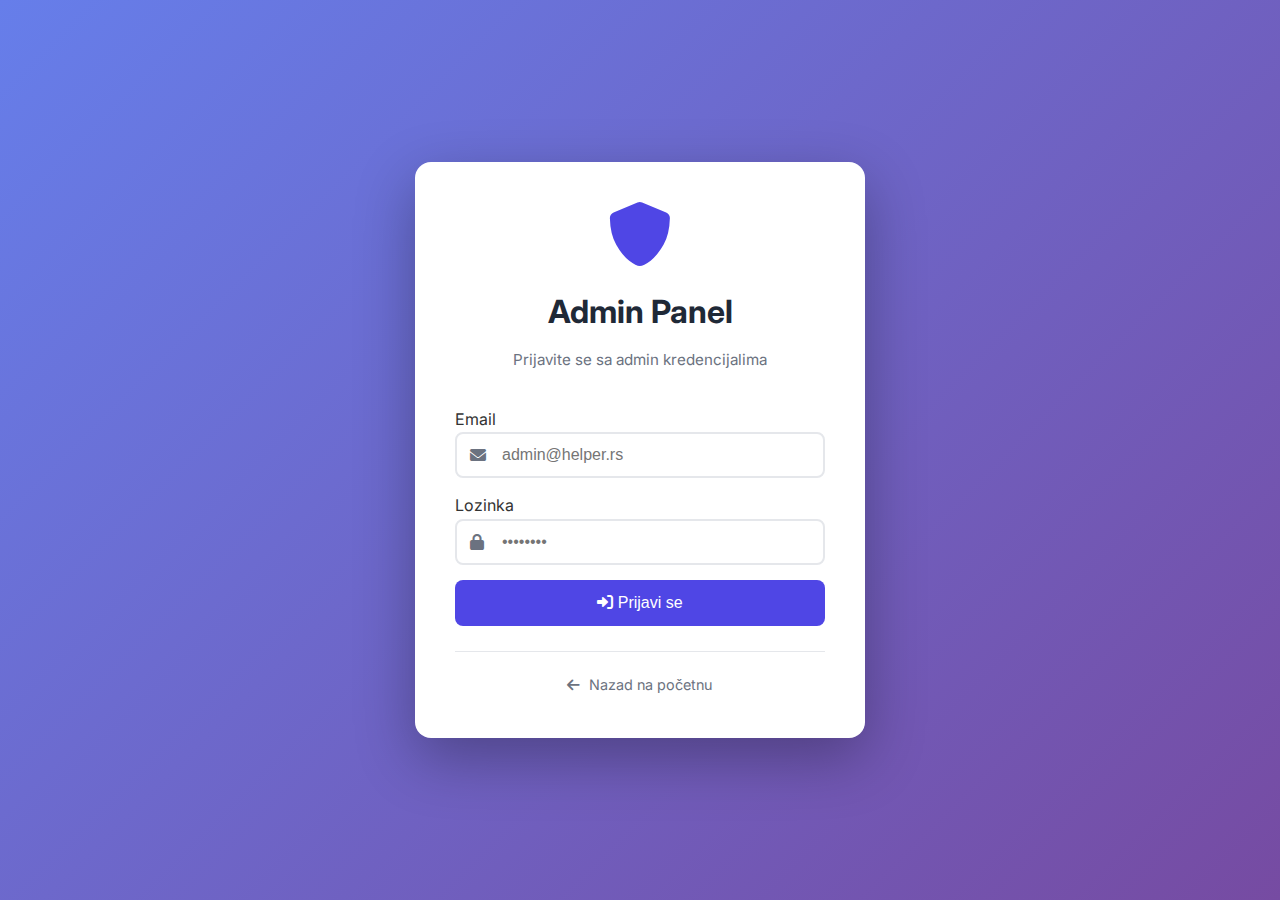
<file: admin-login.html>
<!DOCTYPE html>
<html lang="sr">
<head>
    <meta charset="UTF-8">
    <meta name="viewport" content="width=device-width, initial-scale=1.0">
    <title>Admin Login - Helper</title>
    <link rel="stylesheet" href="styles.css">
    <link href="https://cdnjs.cloudflare.com/ajax/libs/font-awesome/6.0.0/css/all.min.css" rel="stylesheet">
    <link href="https://fonts.googleapis.com/css2?family=Inter:wght@300;400;500;600;700&display=swap" rel="stylesheet">
</head>
<body>
    <div class="admin-login-container">
        <div class="admin-login-box">
            <div class="admin-login-header">
                <i class="fas fa-shield-alt"></i>
                <h1>Admin Panel</h1>
                <p>Prijavite se sa admin kredencijalima</p>
            </div>
            
            <form id="admin-login-form" class="admin-login-form">
                <div class="form-group">
                    <label>Email</label>
                    <div class="input-with-icon">
                        <i class="fas fa-envelope"></i>
                        <input type="email" id="admin-email" placeholder="admin@helper.rs" required>
                    </div>
                </div>
                
                <div class="form-group">
                    <label>Lozinka</label>
                    <div class="input-with-icon">
                        <i class="fas fa-lock"></i>
                        <input type="password" id="admin-password" placeholder="••••••••" required>
                    </div>
                </div>
                
                <div id="error-message" class="error-message" style="display: none;">
                    <i class="fas fa-exclamation-circle"></i>
                    <span>Pogrešan email ili lozinka!</span>
                </div>
                
                <button type="submit" class="btn btn-primary btn-block">
                    <i class="fas fa-sign-in-alt"></i> Prijavi se
                </button>
            </form>
            
            <div class="admin-login-footer">
                <a href="index.html">
                    <i class="fas fa-arrow-left"></i> Nazad na početnu
                </a>
            </div>
        </div>
    </div>

    <script>
        document.getElementById('admin-login-form').addEventListener('submit', function(e) {
            e.preventDefault();
            
            const email = document.getElementById('admin-email').value;
            const password = document.getElementById('admin-password').value;
            
            // Admin kredencijali
            const ADMIN_EMAIL = 'nemanjanikitovic1@gmail.com';
            const ADMIN_PASSWORD = 'Helper1102!';
            
            if (email === ADMIN_EMAIL && password === ADMIN_PASSWORD) {
                // Uspešna prijava
                const adminSession = {
                    isAdmin: true,
                    email: ADMIN_EMAIL,
                    loginTime: new Date().toISOString()
                };
                
                localStorage.setItem('helper-admin-session', JSON.stringify(adminSession));
                
                // Redirect to admin panel
                window.location.href = 'admin.html';
            } else {
                // Pogrešni podaci
                const errorMessage = document.getElementById('error-message');
                errorMessage.style.display = 'flex';
                
                // Shake animation
                const form = document.querySelector('.admin-login-box');
                form.classList.add('shake');
                setTimeout(() => {
                    form.classList.remove('shake');
                }, 500);
                
                // Hide error after 3 seconds
                setTimeout(() => {
                    errorMessage.style.display = 'none';
                }, 3000);
            }
        });
    </script>
</body>
</html>
</file>
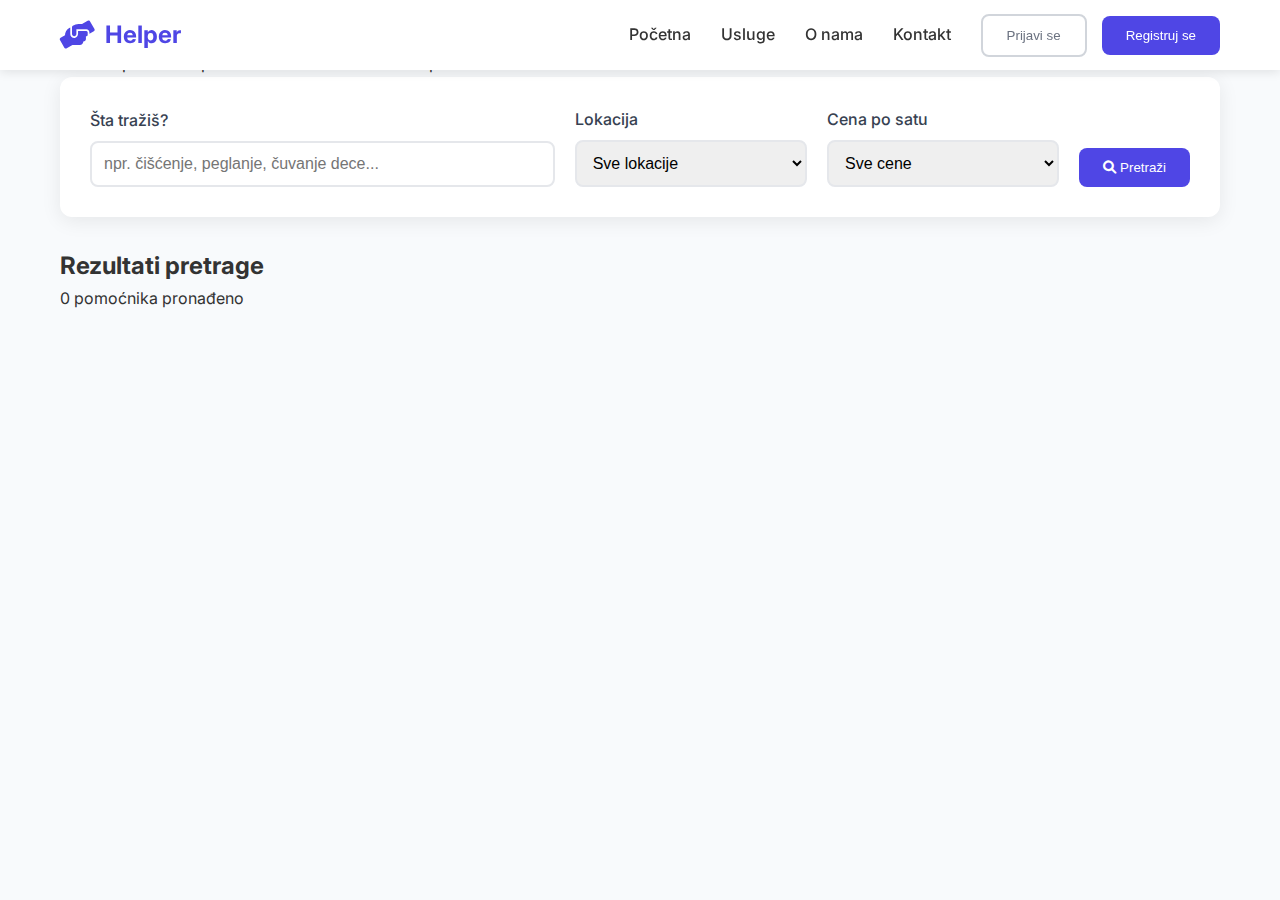
<file: search.html>
<!DOCTYPE html>
<html lang="sr">
<head>
    <meta charset="UTF-8">
    <meta name="viewport" content="width=device-width, initial-scale=1.0">
    <title>Pretraga usluga - Helper</title>
    <link rel="stylesheet" href="styles.css">
    <link href="https://cdnjs.cloudflare.com/ajax/libs/font-awesome/6.0.0/css/all.min.css" rel="stylesheet">
    <link href="https://fonts.googleapis.com/css2?family=Inter:wght@300;400;500;600;700&display=swap" rel="stylesheet">
</head>
<body>
    <!-- Navigation -->
    <nav class="navbar">
        <div class="nav-container">
            <div class="nav-logo">
                <i class="fas fa-hands-helping"></i>
                <span>Helper</span>
            </div>
            <div class="nav-menu" id="nav-menu">
                <a href="index.html" class="nav-link">Početna</a>
                <a href="#services" class="nav-link">Usluge</a>
                <a href="#about" class="nav-link">O nama</a>
                <a href="#contact" class="nav-link">Kontakt</a>
                <div class="nav-buttons">
                    <button class="btn btn-outline" id="login-btn">Prijavi se</button>
                    <button class="btn btn-primary" id="register-btn">Registruj se</button>
                </div>
            </div>
            <div class="nav-toggle" id="nav-toggle">
                <span class="bar"></span>
                <span class="bar"></span>
                <span class="bar"></span>
            </div>
        </div>
    </nav>

    <!-- Search Section -->
    <section class="search-section">
        <div class="container">
            <div class="search-header">
                <h1>Pronađi pomoćnike</h1>
                <p>Pretraži pouzdane pomoćnike za sve vaše kućne potrebe</p>
            </div>
            
            <div class="search-filters">
                <div class="filter-row">
                    <div class="filter-group">
                        <label>Šta tražiš?</label>
                        <input type="text" id="search-input" placeholder="npr. čišćenje, peglanje, čuvanje dece...">
                    </div>
                    <div class="filter-group">
                        <label>Lokacija</label>
                        <select id="location-filter">
                            <option value="">Sve lokacije</option>
                            <option value="beograd">Beograd</option>
                            <option value="novi-sad">Novi Sad</option>
                            <option value="nis">Niš</option>
                            <option value="kragujevac">Kragujevac</option>
                        </select>
                    </div>
                    <div class="filter-group">
                        <label>Cena po satu</label>
                        <select id="price-filter">
                            <option value="">Sve cene</option>
                            <option value="0-300">Do 300 RSD</option>
                            <option value="300-500">300-500 RSD</option>
                            <option value="500-800">500-800 RSD</option>
                            <option value="800+">Preko 800 RSD</option>
                        </select>
                    </div>
                    <button class="btn btn-primary" onclick="performSearch()">
                        <i class="fas fa-search"></i> Pretraži
                    </button>
                </div>
            </div>
            
            <div class="search-results">
                <div class="results-header">
                    <h2>Rezultati pretrage</h2>
                    <div class="results-count">
                        <span id="results-count">0</span> pomoćnika pronađeno
                    </div>
                </div>
                
                <div class="results-grid" id="results-grid">
                    <!-- Results will be loaded here -->
                </div>
            </div>
        </div>
    </section>

    <!-- Modals -->
    <!-- Login Modal -->
    <div id="login-modal" class="modal">
        <div class="modal-content">
            <span class="close">&times;</span>
            <h2>Prijavi se</h2>
            <form id="login-form">
                <div class="form-group">
                    <input type="email" placeholder="Email" required>
                </div>
                <div class="form-group">
                    <input type="password" placeholder="Lozinka" required>
                </div>
                <button type="submit" class="btn btn-primary">Prijavi se</button>
            </form>
            <p>Nemaš nalog? <a href="#" id="show-register">Registruj se</a></p>
        </div>
    </div>

    <!-- Register Modal -->
    <div id="register-modal" class="modal">
        <div class="modal-content">
            <span class="close">&times;</span>
            <h2>Registruj se</h2>
            <form id="register-form">
                <div class="form-group">
                    <input type="text" placeholder="Ime i prezime" required>
                </div>
                <div class="form-group">
                    <input type="email" placeholder="Email" required>
                </div>
                <div class="form-group">
                    <input type="password" placeholder="Lozinka" required>
                </div>
                <div class="form-group">
                    <input type="password" placeholder="Potvrdi lozinku" required>
                </div>
                <div class="form-group">
                    <div class="radio-group">
                        <label class="radio-pill">
                            <input type="radio" name="user-type" value="client" checked>
                            <span>Tražim usluge</span>
                        </label>
                        <label class="radio-pill">
                            <input type="radio" name="user-type" value="provider">
                            <span>Pružam usluge</span>
                        </label>
                    </div>
                </div>
                <button type="submit" class="btn btn-primary">Registruj se</button>
            </form>
            <p>Već imaš nalog? <a href="#" id="show-login">Prijavi se</a></p>
        </div>
    </div>

    <script src="script.js"></script>
    <script>
        // Search page specific functionality
        document.addEventListener('DOMContentLoaded', function() {
            loadSearchResults();
            setupSearchEventListeners();
        });

        function loadSearchResults() {
            const resultsGrid = document.getElementById('results-grid');
            const resultsCount = document.getElementById('results-count');
            
            if (!resultsGrid) return;
            
            // Get services from main script
            const services = JSON.parse(localStorage.getItem('helper-services')) || [];
            
            resultsGrid.innerHTML = '';
            resultsCount.textContent = services.length;
            
            services.forEach(service => {
                const resultCard = createResultCard(service);
                resultsGrid.appendChild(resultCard);
            });
        }

        function createResultCard(service) {
            const card = document.createElement('div');
            card.className = 'result-card';
            card.innerHTML = `
                <div class="result-header">
                    <div class="result-profile">
                        <img src="${service.provider.avatar}" alt="${service.provider.name}" class="result-avatar">
                        <div class="result-info">
                            <h3>${service.provider.name}</h3>
                            <p>${service.provider.location}</p>
                        </div>
                    </div>
                    <div class="result-rating">
                        <i class="fas fa-star"></i>
                        <i class="fas fa-star"></i>
                        <i class="fas fa-star"></i>
                        <i class="fas fa-star"></i>
                        <i class="fas fa-star"></i>
                        <span>${service.rating} (${service.reviews})</span>
                    </div>
                </div>
                <div class="result-content">
                    <h4>${service.name}</h4>
                    <p class="result-description">${service.description}</p>
                </div>
                <div class="result-footer">
                    <div class="result-price">${service.price}</div>
                    <div class="result-actions">
                        <button class="btn btn-outline btn-small" onclick="contactProvider('${service.provider.name}')">
                            <i class="fas fa-envelope"></i> Kontakt
                        </button>
                        <button class="btn btn-primary btn-small" onclick="viewProfile('${service.provider.name}')">
                            <i class="fas fa-user"></i> Profil
                        </button>
                    </div>
                </div>
            `;
            
            return card;
        }

        function setupSearchEventListeners() {
            // Search input
            const searchInput = document.getElementById('search-input');
            if (searchInput) {
                searchInput.addEventListener('keypress', (e) => {
                    if (e.key === 'Enter') {
                        performSearch();
                    }
                });
            }
            
            // Filter changes
            const filters = ['location-filter', 'price-filter'];
            filters.forEach(filterId => {
                const filter = document.getElementById(filterId);
                if (filter) {
                    filter.addEventListener('change', performSearch);
                }
            });
        }

        function performSearch() {
            const searchTerm = document.getElementById('search-input').value.toLowerCase();
            const location = document.getElementById('location-filter').value;
            const priceRange = document.getElementById('price-filter').value;
            
            const services = JSON.parse(localStorage.getItem('helper-services')) || [];
            let filteredServices = services;
            
            // Filter by search term
            if (searchTerm) {
                filteredServices = filteredServices.filter(service => 
                    service.name.toLowerCase().includes(searchTerm) ||
                    service.description.toLowerCase().includes(searchTerm)
                );
            }
            
            // Filter by location
            if (location) {
                filteredServices = filteredServices.filter(service => 
                    service.provider.location.toLowerCase().includes(location)
                );
            }
            
            // Filter by price
            if (priceRange) {
                const [min, max] = priceRange.split('-').map(p => parseInt(p));
                filteredServices = filteredServices.filter(service => {
                    const price = parseInt(service.price);
                    if (max) {
                        return price >= min && price <= max;
                    } else {
                        return price >= min;
                    }
                });
            }
            
            displaySearchResults(filteredServices);
        }

        function displaySearchResults(services) {
            const resultsGrid = document.getElementById('results-grid');
            const resultsCount = document.getElementById('results-count');
            
            if (!resultsGrid) return;
            
            resultsGrid.innerHTML = '';
            resultsCount.textContent = services.length;
            
            if (services.length === 0) {
                resultsGrid.innerHTML = `
                    <div class="no-results">
                        <i class="fas fa-search"></i>
                        <h3>Nema rezultata</h3>
                        <p>Pokušajte sa drugim kriterijumima pretrage</p>
                    </div>
                `;
                return;
            }
            
            services.forEach(service => {
                const resultCard = createResultCard(service);
                resultsGrid.appendChild(resultCard);
            });
        }

        function contactProvider(providerName) {
            alert(`Kontaktiranje: ${providerName}`);
        }

        function viewProfile(providerName) {
            alert(`Pregled profila: ${providerName}`);
        }
    </script>
</body>
</html>
</file>
<file: styles.css>
/* Reset and Base Styles */
* {
    margin: 0;
    padding: 0;
    box-sizing: border-box;
}

body {
    font-family: 'Inter', sans-serif;
    line-height: 1.6;
    color: #333;
    background-color: #f8fafc;
}

.container {
    max-width: 1200px;
    margin: 0 auto;
    padding: 0 20px;
}

/* Navigation */
.navbar {
    background: #fff;
    box-shadow: 0 2px 10px rgba(0, 0, 0, 0.1);
    position: fixed;
    top: 0;
    width: 100%;
    z-index: 1000;
}

.nav-container {
    max-width: 1200px;
    margin: 0 auto;
    padding: 0 20px;
    display: flex;
    justify-content: space-between;
    align-items: center;
    height: 70px;
}

.nav-logo {
    display: flex;
    align-items: center;
    font-size: 24px;
    font-weight: 700;
    color: #4F46E5;
}

.nav-logo i {
    margin-right: 10px;
    font-size: 28px;
}

.nav-menu {
    display: flex;
    align-items: center;
    gap: 30px;
}

.nav-link {
    text-decoration: none;
    color: #333;
    font-weight: 500;
    transition: color 0.3s ease;
}

.nav-link:hover {
    color: #4F46E5;
}

.nav-buttons {
    display: flex;
    gap: 15px;
    align-items: center;
}

/* User Menu Dropdown */
.user-menu {
    position: relative;
    display: flex;
    align-items: center;
    gap: 10px;
}

.provider-badge {
    background: linear-gradient(135deg, #4F46E5, #7C3AED);
    color: white;
    padding: 5px 14px;
    border-radius: 20px;
    font-size: 0.8rem;
    font-weight: 500;
    display: inline-flex;
    align-items: center;
    gap: 5px;
    box-shadow: 0 2px 8px rgba(79, 70, 229, 0.25);
    white-space: nowrap;
}

.provider-badge i {
    font-size: 0.75rem;
}

.user-avatar {
    width: 40px;
    height: 40px;
    border-radius: 50%;
    object-fit: cover;
    border: 2px solid #E5E7EB;
}

.dropdown {
    position: relative;
}

.dropdown-btn {
    background: transparent;
    border: none;
    color: #374151;
    cursor: pointer;
    padding: 8px;
    font-size: 14px;
    transition: color 0.3s ease;
}

.dropdown-btn:hover {
    color: #4F46E5;
}

.dropdown-content {
    display: none;
    position: absolute;
    right: 0;
    top: 100%;
    margin-top: 10px;
    background: white;
    min-width: 200px;
    box-shadow: 0 10px 30px rgba(0, 0, 0, 0.15);
    border-radius: 8px;
    overflow: hidden;
    z-index: 1000;
}

.dropdown-content.show {
    display: block;
}

.dropdown-content a {
    display: block;
    padding: 12px 20px;
    color: #374151;
    text-decoration: none;
    transition: background 0.2s ease;
    font-size: 0.95rem;
}

.dropdown-content a:hover {
    background: #F3F4F6;
    color: #4F46E5;
}

.dropdown-content a i {
    margin-right: 10px;
    width: 16px;
    text-align: center;
}

.nav-toggle {
    display: none;
    flex-direction: column;
    cursor: pointer;
}

.bar {
    width: 25px;
    height: 3px;
    background: #333;
    margin: 3px 0;
    transition: 0.3s;
}

/* Buttons */
.btn {
    padding: 12px 24px;
    border: none;
    border-radius: 8px;
    font-weight: 500;
    cursor: pointer;
    transition: all 0.3s ease;
    text-decoration: none;
    display: inline-block;
    text-align: center;
}

.btn-primary {
    background: #4F46E5;
    color: white;
}

.btn-primary:hover {
    background: #3730A3;
    transform: translateY(-2px);
}

.btn-outline {
    background: transparent;
    color: #4F46E5;
    border: 2px solid #4F46E5;
}

.btn-outline:hover {
    background: #4F46E5;
    color: white;
}

/* Hero Section */
.hero {
    background: linear-gradient(135deg, #667eea 0%, #764ba2 100%);
    color: white;
    padding: 120px 0 80px;
    min-height: 100vh;
    display: flex;
    align-items: center;
}

.hero-container {
    max-width: 1200px;
    margin: 0 auto;
    padding: 0 20px;
    display: grid;
    grid-template-columns: 1fr 1fr;
    gap: 60px;
    align-items: center;
}

.hero-title {
    font-size: 3.5rem;
    font-weight: 700;
    line-height: 1.2;
    margin-bottom: 20px;
}

.hero-subtitle {
    font-size: 1.25rem;
    margin-bottom: 40px;
    opacity: 0.9;
}

.hero-search {
    margin-bottom: 50px;
}

.search-box {
    display: flex;
    background: white;
    border-radius: 12px;
    padding: 8px;
    box-shadow: 0 10px 30px rgba(0, 0, 0, 0.2);
}

.search-box i {
    color: #6B7280;
    margin: 0 15px;
    align-self: center;
}

.search-box input {
    flex: 1;
    border: none;
    outline: none;
    font-size: 16px;
    padding: 15px 0;
}

.search-box input::placeholder {
    color: #9CA3AF;
}

.hero-stats {
    display: flex;
    gap: 40px;
}

.stat {
    text-align: center;
}

.stat-number {
    display: block;
    font-size: 2rem;
    font-weight: 700;
    margin-bottom: 5px;
}

.stat-label {
    font-size: 0.9rem;
    opacity: 0.8;
}

.hero-image {
    display: flex;
    justify-content: center;
}

.hero-card {
    background: white;
    color: #333;
    border-radius: 16px;
    padding: 25px;
    box-shadow: 0 20px 40px rgba(0, 0, 0, 0.1);
    max-width: 350px;
    width: 100%;
}

.card-header {
    display: flex;
    align-items: center;
    margin-bottom: 15px;
}

.profile-img {
    width: 60px;
    height: 60px;
    border-radius: 50%;
    margin-right: 15px;
}

.profile-info h3 {
    font-size: 1.1rem;
    margin-bottom: 5px;
}

.profile-info p {
    color: #6B7280;
    font-size: 0.9rem;
    margin-bottom: 8px;
}

.rating {
    display: flex;
    align-items: center;
    gap: 5px;
}

.rating i {
    color: #FBBF24;
    font-size: 0.8rem;
}

.rating span {
    font-size: 0.8rem;
    color: #6B7280;
    margin-left: 5px;
}

.card-description {
    color: #6B7280;
    margin-bottom: 15px;
    line-height: 1.5;
}

.card-price {
    font-size: 1.2rem;
    font-weight: 600;
    color: #4F46E5;
}

/* Services Section */
.services {
    padding: 80px 0;
    background: white;
}

.section-title {
    text-align: center;
    font-size: 2.5rem;
    font-weight: 700;
    margin-bottom: 50px;
    color: #1F2937;
}

.services-grid {
    display: grid;
    grid-template-columns: repeat(auto-fit, minmax(300px, 1fr));
    gap: 30px;
}

.service-card {
    background: white;
    border-radius: 12px;
    padding: 30px;
    box-shadow: 0 4px 20px rgba(0, 0, 0, 0.08);
    transition: transform 0.3s ease, box-shadow 0.3s ease;
    cursor: pointer;
}

.service-card:hover {
    transform: translateY(-5px);
    box-shadow: 0 8px 30px rgba(0, 0, 0, 0.12);
}

.service-icon {
    width: 60px;
    height: 60px;
    background: #4F46E5;
    border-radius: 12px;
    display: flex;
    align-items: center;
    justify-content: center;
    margin-bottom: 20px;
}

.service-icon i {
    font-size: 24px;
    color: white;
}

.service-card h3 {
    font-size: 1.25rem;
    font-weight: 600;
    margin-bottom: 10px;
    color: #1F2937;
}

.service-card p {
    color: #6B7280;
    margin-bottom: 20px;
}

.service-stats {
    display: flex;
    justify-content: space-between;
    align-items: center;
}

.service-price {
    font-size: 1.1rem;
    font-weight: 600;
    color: #4F46E5;
}

.service-rating {
    display: flex;
    align-items: center;
    gap: 5px;
}

.service-rating i {
    color: #FBBF24;
    font-size: 0.9rem;
}

.service-rating span {
    color: #6B7280;
    font-size: 0.9rem;
}

/* How it works */
.how-it-works {
    padding: 80px 0;
    background: #F8FAFC;
}

.steps {
    display: grid;
    grid-template-columns: repeat(auto-fit, minmax(250px, 1fr));
    gap: 40px;
    margin-top: 50px;
}

.step {
    text-align: center;
}

.step-icon {
    width: 80px;
    height: 80px;
    background: #4F46E5;
    border-radius: 50%;
    display: flex;
    align-items: center;
    justify-content: center;
    margin: 0 auto 20px;
}

.step-icon i {
    font-size: 32px;
    color: white;
}

.step h3 {
    font-size: 1.25rem;
    font-weight: 600;
    margin-bottom: 15px;
    color: #1F2937;
}

.step p {
    color: #6B7280;
    line-height: 1.6;
}

/* About Section */
.about {
    padding: 80px 0;
    background: white;
}

.about-content {
    display: grid;
    grid-template-columns: 1fr 1fr;
    gap: 60px;
    align-items: center;
}

.about-text h2 {
    font-size: 2.5rem;
    font-weight: 700;
    margin-bottom: 20px;
    color: #1F2937;
}

.about-text p {
    font-size: 1.1rem;
    color: #6B7280;
    margin-bottom: 40px;
    line-height: 1.7;
}

.features {
    display: flex;
    flex-direction: column;
    gap: 25px;
}

.feature {
    display: flex;
    align-items: flex-start;
    gap: 15px;
}

.feature i {
    font-size: 24px;
    color: #4F46E5;
    margin-top: 5px;
}

.feature h4 {
    font-size: 1.1rem;
    font-weight: 600;
    margin-bottom: 5px;
    color: #1F2937;
}

.feature p {
    color: #6B7280;
    margin: 0;
}

.about-image img {
    width: 100%;
    border-radius: 12px;
    box-shadow: 0 10px 30px rgba(0, 0, 0, 0.1);
}

/* Contact Section */
.contact {
    padding: 80px 0;
    background: #F8FAFC;
}

.contact-content {
    display: grid;
    grid-template-columns: 1fr 1fr;
    gap: 60px;
    margin-top: 50px;
}

.contact-info {
    display: flex;
    flex-direction: column;
    gap: 30px;
}

.contact-item {
    display: flex;
    align-items: flex-start;
    gap: 15px;
}

.contact-item i {
    background: transparent;
    color: #4F46E5;
    border-radius: 0;
    display: flex;
    align-items: center;
    justify-content: center;
    font-size: 20px;
    line-height: 1;
    width: auto;
    height: auto;
    margin-top: 2px;
}

.contact-item h4 {
    font-size: 1rem;
    font-weight: 600;
    margin-bottom: 5px;
    color: #1F2937;
}

.contact-item p {
    color: #6B7280;
    margin: 0;
    font-size: 0.95rem;
}

.contact-form {
    background: white;
    padding: 40px;
    border-radius: 12px;
    box-shadow: 0 4px 20px rgba(0, 0, 0, 0.08);
}

.form-group {
    margin-bottom: 15px;
}

.form-group input,
.form-group textarea {
    width: 100%;
    padding: 12px;
    border: 2px solid #E5E7EB;
    border-radius: 8px;
    font-size: 16px;
    transition: border-color 0.3s ease;
}

.form-group input:focus,
.form-group textarea:focus {
    outline: none;
    border-color: #4F46E5;
}

.form-group textarea {
    resize: vertical;
    min-height: 120px;
}

/* Footer */
.footer {
    background: #1F2937;
    color: white;
    padding: 60px 0 20px;
}

.footer-content {
    display: grid;
    grid-template-columns: repeat(auto-fit, minmax(250px, 1fr));
    gap: 40px;
    margin-bottom: 40px;
}

.footer-logo {
    display: flex;
    align-items: center;
    font-size: 24px;
    font-weight: 700;
    margin-bottom: 15px;
}

.footer-logo i {
    margin-right: 10px;
    color: #4F46E5;
}

.footer-section h4 {
    font-size: 1.1rem;
    font-weight: 600;
    margin-bottom: 20px;
}

.footer-section ul {
    list-style: none;
}

.footer-section ul li {
    margin-bottom: 10px;
}

.footer-section ul li a {
    color: #9CA3AF;
    text-decoration: none;
    transition: color 0.3s ease;
}

.footer-section ul li a:hover {
    color: white;
}

.social-links {
    display: flex;
    gap: 15px;
}

.social-links a {
    width: 40px;
    height: 40px;
    background: #374151;
    color: white;
    border-radius: 50%;
    display: flex;
    align-items: center;
    justify-content: center;
    text-decoration: none;
    transition: background 0.3s ease;
}

.social-links a:hover {
    background: #4F46E5;
}

.footer-bottom {
    text-align: center;
    padding-top: 20px;
    border-top: 1px solid #374151;
    color: #9CA3AF;
}

/* Modals */
.modal {
    display: none;
    position: fixed;
    z-index: 2000;
    left: 0;
    top: 0;
    width: 100%;
    height: 100%;
    background-color: rgba(0, 0, 0, 0.5);
}

.modal-content {
    background-color: white;
    margin: 2% auto;
    padding: 25px;
    border-radius: 12px;
    width: 90%;
    max-width: 500px;
    max-height: 92vh;
    overflow-y: auto;
    position: relative;
    animation: modalSlideIn 0.3s ease;
}

@keyframes modalSlideIn {
    from {
        opacity: 0;
        transform: translateY(-50px);
    }
    to {
        opacity: 1;
        transform: translateY(0);
    }
}

.close {
    position: absolute;
    right: 20px;
    top: 20px;
    font-size: 28px;
    font-weight: bold;
    cursor: pointer;
    color: #6B7280;
}

.close:hover {
    color: #333;
}

.modal h2 {
    text-align: center;
    margin-bottom: 20px;
    color: #1F2937;
    font-size: 1.5rem;
}

.modal form {
    display: flex;
    flex-direction: column;
    gap: 15px;
}

.modal form label {
    display: flex;
    align-items: center;
    gap: 10px;
    cursor: pointer;
}

.modal form input[type="radio"] {
    margin: 0;
}

/* Pretty radio group for register modal */
.radio-group {
    display: inline-flex;
    background: transparent;
    border: none;
    padding: 0;
    border-radius: 0;
    gap: 12px;
}

.radio-pill {
    display: inline-flex;
    align-items: center;
    padding: 0;
    border-radius: 9999px;
    font-weight: 500;
    color: #374151;
}

.radio-pill input {
    appearance: none;
    width: 0;
    height: 0;
    position: absolute;
}

.radio-pill span {
    display: inline-block;
    position: relative;
    padding: 10px 18px;
    border-radius: 9999px;
    transition: all 0.2s ease;
    background: #F3F4F6;
    border: 1px solid #E5E7EB;
}

.radio-pill input:checked + span {
    background: #4F46E5;
    color: #ffffff;
    border-color: #4F46E5;
    box-shadow: 0 2px 8px rgba(79, 70, 229, 0.35);
}

.radio-pill:hover span {
    background: #E5E7EB;
    border-color: #D1D5DB;
}

.radio-pill input:checked:hover + span {
    background: #4338CA;
    border-color: #4338CA;
}

.radio-pill input:checked ~ span,
.radio-pill input:checked ~ span {
    font-weight: 600;
}

.modal p {
    text-align: center;
    margin-top: 20px;
    color: #6B7280;
}

.modal p a {
    color: #4F46E5;
    text-decoration: none;
    font-weight: 500;
}

.modal p a:hover {
    text-decoration: underline;
}

/* Responsive Design */
@media (max-width: 768px) {
    .nav-menu {
        position: fixed;
        left: -100%;
        top: 70px;
        flex-direction: column;
        background-color: white;
        width: 100%;
        text-align: center;
        transition: 0.3s;
        box-shadow: 0 10px 27px rgba(0, 0, 0, 0.05);
        padding: 20px 0;
    }

    .nav-menu.active {
        left: 0;
    }

    .nav-buttons {
        flex-direction: column;
        gap: 10px;
        margin-top: 20px;
    }

    .nav-toggle {
        display: flex;
    }

    .nav-toggle.active .bar:nth-child(2) {
        opacity: 0;
    }

    .nav-toggle.active .bar:nth-child(1) {
        transform: translateY(8px) rotate(45deg);
    }

    .nav-toggle.active .bar:nth-child(3) {
        transform: translateY(-8px) rotate(-45deg);
    }

    .hero-container {
        grid-template-columns: 1fr;
        text-align: center;
        gap: 40px;
    }

    .hero-title {
        font-size: 2.5rem;
    }

    .hero-stats {
        justify-content: center;
        gap: 30px;
    }

    .about-content {
        grid-template-columns: 1fr;
        gap: 40px;
    }

    .contact-content {
        grid-template-columns: 1fr;
        gap: 40px;
    }

    .steps {
        grid-template-columns: 1fr;
        gap: 30px;
    }

    .services-grid {
        grid-template-columns: 1fr;
    }

    .footer-content {
        grid-template-columns: 1fr;
        text-align: center;
    }

    .social-links {
        justify-content: center;
    }
}

@media (max-width: 480px) {
    .hero-title {
        font-size: 2rem;
    }

    .hero-subtitle {
        font-size: 1rem;
    }

    .search-box {
        flex-direction: column;
        gap: 10px;
    }

    .search-box input {
        padding: 15px;
    }

    .hero-stats {
        flex-direction: column;
        gap: 20px;
    }

    .modal-content {
        margin: 10% auto;
        padding: 30px 20px;
    }
}

/* Profile Page Styles */
.profile-header {
    background: linear-gradient(135deg, #667eea 0%, #764ba2 100%);
    color: white;
    padding: 120px 0 60px;
}

.profile-info {
    display: flex;
    align-items: center;
    gap: 30px;
}

.profile-avatar {
    width: 120px;
    height: 120px;
    border-radius: 50%;
    border: 4px solid white;
    object-fit: cover;
}

.profile-details h1 {
    font-size: 2.5rem;
    margin-bottom: 10px;
}

.profile-details p {
    font-size: 1.2rem;
    opacity: 0.9;
    margin-bottom: 15px;
}

.profile-rating {
    display: flex;
    align-items: center;
    gap: 10px;
    font-size: 1.1rem;
}

.profile-rating i {
    color: #FBBF24;
}

.profile-tabs {
    background: white;
    border-bottom: 1px solid #E5E7EB;
    padding: 0 20px;
}

.tab-buttons {
    display: flex;
    gap: 0;
    max-width: 1200px;
    margin: 0 auto;
}

.tab-button {
    padding: 20px 30px;
    border: none;
    background: none;
    font-size: 1rem;
    font-weight: 500;
    color: #6B7280;
    cursor: pointer;
    border-bottom: 3px solid transparent;
    transition: all 0.3s ease;
}

.tab-button.active {
    color: #4F46E5;
    border-bottom-color: #4F46E5;
}

.tab-content {
    display: none;
    padding: 40px 20px;
    background: #F8FAFC;
    min-height: 500px;
}

.tab-content.active {
    display: block;
}

.about-section {
    background: white;
    border-radius: 12px;
    padding: 30px;
    box-shadow: 0 2px 10px rgba(0, 0, 0, 0.05);
}

.about-section h2 {
    color: #1F2937;
    font-size: 1.8rem;
    margin-bottom: 20px;
}

.description-text {
    color: #6B7280;
    font-size: 1.05rem;
    line-height: 1.7;
    margin-bottom: 30px;
    padding: 20px;
    background: #F9FAFB;
    border-left: 4px solid #4F46E5;
    border-radius: 8px;
}

.profile-info-grid {
    display: grid;
    grid-template-columns: repeat(auto-fit, minmax(240px, 1fr));
    gap: 20px;
    margin-top: 30px;
}

.info-item {
    display: flex;
    align-items: flex-start;
    gap: 15px;
    padding: 20px;
    background: #F9FAFB;
    border-radius: 10px;
    transition: all 0.3s ease;
}

.info-item:hover {
    background: #F3F4F6;
    transform: translateY(-2px);
}

.info-item i {
    font-size: 1.5rem;
    color: #4F46E5;
    margin-top: 5px;
}

.info-item strong {
    display: block;
    color: #374151;
    font-size: 0.9rem;
    margin-bottom: 5px;
}

.info-item p {
    color: #6B7280;
    font-size: 1rem;
    margin: 0;
}

.services-section {
    margin-top: 40px;
    padding-top: 30px;
    border-top: 2px solid #E5E7EB;
}

.services-section h3 {
    color: #1F2937;
    font-size: 1.5rem;
    margin-bottom: 25px;
    display: flex;
    align-items: center;
    gap: 10px;
}

.services-section h3 i {
    color: #4F46E5;
}

.services-list-grid {
    display: grid;
    grid-template-columns: repeat(auto-fit, minmax(280px, 1fr));
    gap: 20px;
}

.service-card {
    display: flex;
    align-items: center;
    gap: 15px;
    padding: 20px;
    background: linear-gradient(135deg, #F3F4F6 0%, #E5E7EB 100%);
    border-radius: 12px;
    border: 2px solid transparent;
    transition: all 0.3s ease;
}

.service-card:hover {
    border-color: #4F46E5;
    background: linear-gradient(135deg, #EEF2FF 0%, #E0E7FF 100%);
    transform: translateY(-3px);
    box-shadow: 0 4px 15px rgba(79, 70, 229, 0.2);
}

.service-icon {
    width: 50px;
    height: 50px;
    background: linear-gradient(135deg, #4F46E5, #7C3AED);
    border-radius: 50%;
    display: flex;
    align-items: center;
    justify-content: center;
    flex-shrink: 0;
}

.service-icon i {
    color: white;
    font-size: 1.3rem;
}

.service-details h4 {
    color: #1F2937;
    font-size: 1.1rem;
    font-weight: 600;
    margin-bottom: 5px;
}

.service-price {
    color: #4F46E5;
    font-weight: 600;
    font-size: 1rem;
    margin: 0;
}

/* Search and Filter Styles */
.search-filters {
    background: white;
    padding: 30px;
    border-radius: 12px;
    box-shadow: 0 4px 20px rgba(0, 0, 0, 0.08);
    margin-bottom: 30px;
}

.filter-row {
    display: grid;
    grid-template-columns: 2fr 1fr 1fr auto;
    gap: 20px;
    align-items: end;
}

.filter-group {
    display: flex;
    flex-direction: column;
}

.filter-group label {
    font-weight: 500;
    margin-bottom: 8px;
    color: #374151;
}

.filter-group input,
.filter-group select {
    padding: 12px;
    border: 2px solid #E5E7EB;
    border-radius: 8px;
    font-size: 16px;
}

.filter-group input:focus,
.filter-group select:focus {
    outline: none;
    border-color: #4F46E5;
}

/* Results Grid */
.results-grid {
    display: grid;
    grid-template-columns: repeat(auto-fill, minmax(350px, 1fr));
    gap: 30px;
}

.result-card {
    background: white;
    border-radius: 12px;
    overflow: hidden;
    box-shadow: 0 4px 20px rgba(0, 0, 0, 0.08);
    transition: transform 0.3s ease, box-shadow 0.3s ease;
}

.result-card:hover {
    transform: translateY(-5px);
    box-shadow: 0 8px 30px rgba(0, 0, 0, 0.12);
}

.result-header {
    padding: 25px;
    border-bottom: 1px solid #E5E7EB;
}

.result-profile {
    display: flex;
    align-items: center;
    gap: 15px;
    margin-bottom: 15px;
}

.result-avatar {
    width: 60px;
    height: 60px;
    border-radius: 50%;
    object-fit: cover;
}

.result-info h3 {
    font-size: 1.2rem;
    font-weight: 600;
    margin-bottom: 5px;
    color: #1F2937;
}

.result-info p {
    color: #6B7280;
    font-size: 0.9rem;
}

.result-rating {
    display: flex;
    align-items: center;
    gap: 5px;
    margin-bottom: 10px;
}

.result-rating i {
    color: #FBBF24;
    font-size: 0.9rem;
}

.result-rating span {
    color: #6B7280;
    font-size: 0.9rem;
}

.result-description {
    color: #6B7280;
    line-height: 1.5;
    margin-bottom: 15px;
}

.result-footer {
    padding: 20px 25px;
    display: flex;
    justify-content: space-between;
    align-items: center;
}

.result-price {
    font-size: 1.3rem;
    font-weight: 700;
    color: #4F46E5;
}

.result-actions {
    display: flex;
    gap: 10px;
}

.btn-small {
    padding: 8px 16px;
    font-size: 0.9rem;
}

/* Message Styles */
.message-container {
    max-width: 1200px;
    margin: 0 auto;
    padding: 20px;
    padding-top: 100px; /* Add space for fixed header */
    display: grid;
    grid-template-columns: 300px 1fr;
    gap: 20px;
    height: calc(100vh - 140px);
}

.conversations-list {
    background: white;
    border-radius: 12px;
    box-shadow: 0 4px 20px rgba(0, 0, 0, 0.08);
    overflow: hidden;
}

.conversation-item {
    padding: 20px;
    border-bottom: 1px solid #E5E7EB;
    cursor: pointer;
    transition: background 0.3s ease;
}

.conversation-item:hover {
    background: #F8FAFC;
}

.conversation-item.active {
    background: #EEF2FF;
    border-left: 4px solid #4F46E5;
}

.conversation-header {
    display: flex;
    align-items: center;
    gap: 12px;
    margin-bottom: 8px;
}

.conversation-avatar {
    width: 40px;
    height: 40px;
    border-radius: 50%;
    object-fit: cover;
}

.conversation-name {
    font-weight: 600;
    color: #1F2937;
}

.conversation-time {
    font-size: 0.8rem;
    color: #6B7280;
    margin-left: auto;
}

.conversation-preview {
    color: #6B7280;
    font-size: 0.9rem;
    white-space: nowrap;
    overflow: hidden;
    text-overflow: ellipsis;
}

.chat-container {
    background: white;
    border-radius: 12px;
    box-shadow: 0 4px 20px rgba(0, 0, 0, 0.08);
    display: flex;
    flex-direction: column;
}

.chat-header {
    padding: 20px;
    border-bottom: 1px solid #E5E7EB;
    display: flex;
    align-items: center;
    gap: 15px;
}

.chat-avatar {
    width: 50px;
    height: 50px;
    border-radius: 50%;
    object-fit: cover;
}

.chat-info h3 {
    font-size: 1.1rem;
    font-weight: 600;
    color: #1F2937;
    margin-bottom: 5px;
}

.chat-info p {
    color: #6B7280;
    font-size: 0.9rem;
}

.chat-messages {
    flex: 1;
    padding: 20px;
    overflow-y: auto;
    display: flex;
    flex-direction: column;
    gap: 15px;
}

.message {
    max-width: 70%;
    padding: 12px 16px;
    border-radius: 18px;
    font-size: 0.95rem;
    line-height: 1.4;
}

.message.sent {
    background: #4F46E5;
    color: white;
    align-self: flex-end;
    border-bottom-right-radius: 4px;
}

.message.received {
    background: #F3F4F6;
    color: #1F2937;
    align-self: flex-start;
    border-bottom-left-radius: 4px;
}

.message-time {
    font-size: 0.8rem;
    color: #9CA3AF;
    margin-top: 5px;
}

.chat-input {
    padding: 20px;
    border-top: 1px solid #E5E7EB;
    display: flex;
    gap: 10px;
}

.chat-input input {
    flex: 1;
    padding: 12px 16px;
    border: 2px solid #E5E7EB;
    border-radius: 24px;
    font-size: 16px;
    outline: none;
}

.chat-input input:focus {
    border-color: #4F46E5;
}

.chat-input button {
    padding: 12px 20px;
    background: #4F46E5;
    color: white;
    border: none;
    border-radius: 24px;
    cursor: pointer;
    font-weight: 500;
}

.chat-input button:hover {
    background: #3730A3;
}

/* Admin Panel Styles */
.admin-container {
    max-width: 1400px;
    margin: 0 auto;
    padding: 100px 20px 20px;
    display: grid;
    grid-template-columns: 250px 1fr;
    gap: 20px;
    min-height: calc(100vh - 140px);
}

.admin-sidebar {
    background: white;
    border-radius: 12px;
    box-shadow: 0 4px 20px rgba(0, 0, 0, 0.08);
    padding: 30px 0;
}

.admin-nav {
    list-style: none;
}

.admin-nav li {
    margin-bottom: 5px;
}

.admin-nav a {
    display: block;
    padding: 15px 30px;
    color: #6B7280;
    text-decoration: none;
    transition: all 0.3s ease;
    border-left: 3px solid transparent;
}

.admin-nav a:hover,
.admin-nav a.active {
    color: #4F46E5;
    background: #EEF2FF;
    border-left-color: #4F46E5;
}

.admin-content {
    background: white;
    border-radius: 12px;
    box-shadow: 0 4px 20px rgba(0, 0, 0, 0.08);
    padding: 30px;
}

.admin-header {
    display: flex;
    justify-content: space-between;
    align-items: center;
    margin-bottom: 30px;
    margin-top: 40px;
    padding: 30px;
    background: linear-gradient(135deg, #F9FAFB 0%, #F3F4F6 100%);
    border-radius: 12px;
    border: 2px solid #E5E7EB;
}

.admin-title {
    font-size: 2rem;
    font-weight: 700;
    color: #1F2937;
    margin: 0;
}

.admin-title i {
    color: #4F46E5;
    margin-right: 10px;
}

.stats-grid {
    display: grid;
    grid-template-columns: repeat(auto-fit, minmax(200px, 1fr));
    gap: 20px;
    margin-bottom: 30px;
}

.stat-card {
    background: #F8FAFC;
    padding: 25px;
    border-radius: 12px;
    text-align: center;
}

.stat-card-icon {
    width: 50px;
    height: 50px;
    background: #4F46E5;
    border-radius: 50%;
    display: flex;
    align-items: center;
    justify-content: center;
    margin: 0 auto 15px;
}

.stat-card-icon i {
    color: white;
    font-size: 20px;
}

.stat-card-number {
    font-size: 2rem;
    font-weight: 700;
    color: #1F2937;
    margin-bottom: 5px;
}

.stat-card-label {
    color: #6B7280;
    font-size: 0.9rem;
}

.data-table {
    width: 100%;
    border-collapse: collapse;
    margin-top: 20px;
}

.data-table th,
.data-table td {
    padding: 15px;
    text-align: left;
    border-bottom: 1px solid #E5E7EB;
}

.data-table th {
    background: #F8FAFC;
    font-weight: 600;
    color: #374151;
}

.data-table tr:hover {
    background: #F8FAFC;
}

.status-badge {
    padding: 4px 12px;
    border-radius: 20px;
    font-size: 0.8rem;
    font-weight: 500;
}

.status-active {
    background: #D1FAE5;
    color: #065F46;
}

.status-pending {
    background: #FEF3C7;
    color: #92400E;
}

.status-inactive {
    background: #FEE2E2;
    color: #991B1B;
}

.user-info {
    display: flex;
    align-items: center;
    gap: 10px;
}

.table-avatar {
    width: 40px;
    height: 40px;
    border-radius: 50%;
    object-fit: cover;
}

/* Category Page Styles */
.category-header {
    background: linear-gradient(135deg, #667eea 0%, #764ba2 100%);
    color: white;
    padding: 120px 0 60px;
}

.breadcrumb {
    display: flex;
    align-items: center;
    gap: 10px;
    margin-bottom: 30px;
    font-size: 0.9rem;
    opacity: 0.9;
}

.breadcrumb a {
    color: white;
    text-decoration: none;
}

.breadcrumb i {
    font-size: 0.8rem;
}

.category-info {
    display: flex;
    align-items: center;
    gap: 30px;
}

.category-icon {
    width: 80px;
    height: 80px;
    background: rgba(255, 255, 255, 0.2);
    border-radius: 50%;
    display: flex;
    align-items: center;
    justify-content: center;
    font-size: 2rem;
}

.category-details h1 {
    font-size: 3rem;
    font-weight: 700;
    margin-bottom: 15px;
}

.category-details p {
    font-size: 1.2rem;
    opacity: 0.9;
    margin-bottom: 20px;
}

.category-stats {
    display: flex;
    gap: 30px;
}

.category-stats .stat {
    display: flex;
    align-items: center;
    gap: 8px;
    font-size: 1rem;
}

.category-stats .stat i {
    font-size: 1.1rem;
}

.category-filters {
    background: white;
    padding: 30px 0;
    border-bottom: 1px solid #E5E7EB;
}

.filters-container {
    display: grid;
    grid-template-columns: 2fr 1fr 1fr 1fr auto;
    gap: 20px;
    align-items: end;
}

.filter-group {
    display: flex;
    flex-direction: column;
}

.filter-group label {
    font-weight: 500;
    margin-bottom: 8px;
    color: #374151;
}

.filter-group input,
.filter-group select {
    padding: 12px;
    border: 2px solid #E5E7EB;
    border-radius: 8px;
    font-size: 16px;
}

.filter-group input:focus,
.filter-group select:focus {
    outline: none;
    border-color: #4F46E5;
}

.providers-section {
    padding: 60px 0;
    background: #F8FAFC;
}

.providers-header {
    display: flex;
    justify-content: space-between;
    align-items: center;
    margin-bottom: 40px;
}

.providers-header h2 {
    font-size: 2rem;
    font-weight: 700;
    color: #1F2937;
}

.view-toggle {
    display: flex;
    gap: 5px;
}

.view-btn {
    width: 40px;
    height: 40px;
    border: 2px solid #E5E7EB;
    background: white;
    border-radius: 8px;
    cursor: pointer;
    display: flex;
    align-items: center;
    justify-content: center;
    transition: all 0.3s ease;
}

.view-btn.active,
.view-btn:hover {
    border-color: #4F46E5;
    background: #4F46E5;
    color: white;
}

.providers-grid {
    display: grid;
    grid-template-columns: repeat(auto-fill, minmax(350px, 1fr));
    gap: 30px;
}

.providers-grid.list-view {
    grid-template-columns: 1fr;
}

.provider-card {
    background: white;
    border-radius: 12px;
    overflow: hidden;
    box-shadow: 0 4px 20px rgba(0, 0, 0, 0.08);
    transition: transform 0.3s ease, box-shadow 0.3s ease;
}

.provider-card:hover {
    transform: translateY(-5px);
    box-shadow: 0 8px 30px rgba(0, 0, 0, 0.12);
}

.provider-card-header {
    padding: 25px;
    border-bottom: 1px solid #E5E7EB;
    display: flex;
    align-items: center;
    gap: 15px;
}

.provider-avatar {
    width: 60px;
    height: 60px;
    border-radius: 50%;
    object-fit: cover;
}

.provider-info h3 {
    font-size: 1.2rem;
    font-weight: 600;
    margin-bottom: 5px;
    color: #1F2937;
}

.provider-info p {
    color: #6B7280;
    font-size: 0.9rem;
    margin-bottom: 8px;
}

.provider-rating {
    display: flex;
    align-items: center;
    gap: 5px;
}

.provider-rating .stars {
    display: flex;
    gap: 2px;
}

.provider-rating .stars i {
    color: #FBBF24;
    font-size: 0.9rem;
}

.provider-rating span {
    color: #6B7280;
    font-size: 0.9rem;
    margin-left: 5px;
}

.provider-card-body {
    padding: 20px 25px;
}

.provider-description {
    color: #6B7280;
    line-height: 1.5;
    margin-bottom: 15px;
}

.provider-services {
    display: flex;
    flex-wrap: wrap;
    gap: 8px;
}

.service-tag {
    background: #EEF2FF;
    color: #4F46E5;
    padding: 4px 12px;
    border-radius: 20px;
    font-size: 0.8rem;
    font-weight: 500;
}

.provider-card-footer {
    padding: 20px 25px;
    background: #F8FAFC;
    display: flex;
    justify-content: space-between;
    align-items: center;
}

.provider-price {
    font-size: 1.3rem;
    font-weight: 700;
    color: #4F46E5;
}

.provider-actions {
    display: flex;
    gap: 10px;
}

/* Modal Styles */
.modal-content.large {
    max-width: 900px;
    width: 95%;
    max-height: 85vh;
    margin: 3% auto;
}

.provider-details {
    max-height: 80vh;
    overflow-y: auto;
}

.provider-header {
    display: flex;
    align-items: center;
    gap: 20px;
    padding: 30px;
    border-bottom: 1px solid #E5E7EB;
}

.provider-header .provider-avatar {
    width: 80px;
    height: 80px;
}

.provider-info h2 {
    font-size: 1.8rem;
    font-weight: 700;
    margin-bottom: 5px;
    color: #1F2937;
}

.provider-info p {
    color: #6B7280;
    margin-bottom: 10px;
}

.provider-tabs {
    display: flex;
    border-bottom: 1px solid #E5E7EB;
}

.tab-btn {
    padding: 15px 30px;
    border: none;
    background: none;
    font-size: 1rem;
    font-weight: 500;
    color: #6B7280;
    cursor: pointer;
    border-bottom: 3px solid transparent;
    transition: all 0.3s ease;
}

.tab-btn.active {
    color: #4F46E5;
    border-bottom-color: #4F46E5;
}

.provider-content {
    padding: 30px;
}

.provider-content h3 {
    font-size: 1.2rem;
    font-weight: 600;
    margin-bottom: 15px;
    color: #1F2937;
}

.contact-info p {
    display: flex;
    align-items: center;
    gap: 10px;
    margin-bottom: 10px;
    color: #6B7280;
}

.contact-info i {
    color: #4F46E5;
    width: 20px;
}

.contact-note {
    background: #EEF2FF;
    color: #4F46E5;
    padding: 12px;
    border-radius: 8px;
    font-size: 0.9rem;
    display: flex;
    align-items: center;
    gap: 8px;
    margin-top: 10px;
}

.contact-note i {
    font-size: 1rem;
}

/* Calendar Styles */
.calendar-container {
    margin-top: 20px;
}

.calendar-header {
    display: flex;
    justify-content: space-between;
    align-items: center;
    margin-bottom: 20px;
}

.calendar-header button {
    width: 40px;
    height: 40px;
    border: 2px solid #E5E7EB;
    background: white;
    border-radius: 8px;
    cursor: pointer;
    display: flex;
    align-items: center;
    justify-content: center;
    transition: all 0.3s ease;
}

.calendar-header button:hover {
    border-color: #4F46E5;
    color: #4F46E5;
}

.calendar-grid {
    border: 1px solid #E5E7EB;
    border-radius: 8px;
    overflow: hidden;
}

.calendar-header-row {
    display: grid;
    grid-template-columns: 100px repeat(7, 1fr);
    background: #F8FAFC;
    font-weight: 600;
    color: #374151;
}

.day-header {
    padding: 15px;
    text-align: center;
    border-right: 1px solid #E5E7EB;
}

.time-slot {
    padding: 15px;
    text-align: center;
    border-right: 1px solid #E5E7EB;
    background: #F8FAFC;
    font-weight: 500;
    color: #374151;
}

.calendar-time-row {
    display: grid;
    grid-template-columns: 100px repeat(7, 1fr);
    border-bottom: 1px solid #E5E7EB;
}

.calendar-cell {
    padding: 15px;
    text-align: center;
    border-right: 1px solid #E5E7EB;
    cursor: pointer;
    transition: all 0.3s ease;
    font-weight: 500;
}

.calendar-cell.available {
    background: #D1FAE5;
    color: #065F46;
}

.calendar-cell.available:hover {
    background: #A7F3D0;
}

.calendar-cell.busy {
    background: #FEE2E2;
    color: #991B1B;
    cursor: not-allowed;
}

.calendar-cell.selected {
    background: #4F46E5;
    color: white;
}

.calendar-legend {
    display: flex;
    gap: 20px;
    margin-top: 20px;
    justify-content: center;
}

.legend-item {
    display: flex;
    align-items: center;
    gap: 8px;
}

.legend-color {
    width: 20px;
    height: 20px;
    border-radius: 4px;
}

.legend-color.available {
    background: #D1FAE5;
}

.legend-color.busy {
    background: #FEE2E2;
}

.legend-color.selected {
    background: #4F46E5;
}

/* Booking Modal Styles */
.booking-summary {
    background: #F8FAFC;
    padding: 12px;
    border-radius: 8px;
    margin: 10px 0;
}

.booking-summary h4 {
    margin-bottom: 10px;
    color: #1F2937;
    font-size: 1rem;
}

.summary-item {
    display: flex;
    justify-content: space-between;
    margin-bottom: 6px;
    color: #6B7280;
    font-size: 0.9rem;
}

.summary-item.total {
    font-weight: 600;
    color: #1F2937;
    border-top: 1px solid #E5E7EB;
    padding-top: 8px;
    margin-top: 8px;
}

/* Responsive Design for Category Page */
@media (max-width: 768px) {
    .category-info {
        flex-direction: column;
        text-align: center;
        gap: 20px;
    }
    
    .category-details h1 {
        font-size: 2rem;
    }
    
    .category-stats {
        justify-content: center;
        flex-wrap: wrap;
        gap: 20px;
    }
    
    .filters-container {
        grid-template-columns: 1fr;
        gap: 15px;
    }
    
    .providers-header {
        flex-direction: column;
        gap: 20px;
        align-items: stretch;
    }
    
    .providers-grid {
        grid-template-columns: 1fr;
    }
    
    .provider-header {
        flex-direction: column;
        text-align: center;
    }
    
    .provider-tabs {
        flex-wrap: wrap;
    }
    
    .tab-btn {
        flex: 1;
        min-width: 120px;
    }
    
    .calendar-header-row,
    .calendar-time-row {
        grid-template-columns: 80px repeat(7, 1fr);
    }
    
    .time-slot,
    .calendar-cell {
        padding: 10px 5px;
        font-size: 0.8rem;
    }
    
    .calendar-legend {
        flex-direction: column;
        align-items: center;
        gap: 10px;
    }
}

/* Bookings Page Styles */
.bookings-page {
    padding: 100px 0 60px;
    min-height: calc(100vh - 70px);
    background: #F8FAFC;
}

.page-title {
    font-size: 2.5rem;
    font-weight: 700;
    color: #1F2937;
    margin-bottom: 30px;
}

.bookings-tabs {
    display: flex;
    gap: 10px;
    margin-bottom: 30px;
    border-bottom: 2px solid #E5E7EB;
}

.bookings-tab-content {
    display: none;
}

.bookings-tab-content.active {
    display: block;
}

.bookings-grid {
    display: grid;
    grid-template-columns: repeat(auto-fill, minmax(400px, 1fr));
    gap: 20px;
}

.booking-card {
    background: white;
    border-radius: 12px;
    padding: 25px;
    box-shadow: 0 4px 20px rgba(0, 0, 0, 0.08);
    transition: transform 0.3s ease, box-shadow 0.3s ease;
}

.booking-card:hover {
    transform: translateY(-2px);
    box-shadow: 0 8px 30px rgba(0, 0, 0, 0.12);
}

.booking-header {
    display: flex;
    justify-content: space-between;
    align-items: center;
    margin-bottom: 20px;
    padding-bottom: 15px;
    border-bottom: 1px solid #E5E7EB;
}

.booking-user {
    display: flex;
    align-items: center;
    gap: 12px;
}

.booking-user i {
    font-size: 36px;
    color: #4F46E5;
}

.booking-user h3 {
    font-size: 1.1rem;
    font-weight: 600;
    color: #1F2937;
    margin-bottom: 3px;
}

.booking-user p {
    font-size: 0.85rem;
    color: #6B7280;
    margin: 0;
}

.booking-status {
    padding: 6px 12px;
    border-radius: 20px;
    font-size: 0.85rem;
    font-weight: 500;
}

.booking-status.pending {
    background: #FEF3C7;
    color: #92400E;
}

.booking-status.confirmed {
    background: #D1FAE5;
    color: #065F46;
}

.booking-status.completed {
    background: #DBEAFE;
    color: #1E40AF;
}

.booking-status.cancelled {
    background: #FEE2E2;
    color: #991B1B;
}

.booking-details {
    display: grid;
    grid-template-columns: repeat(2, 1fr);
    gap: 12px;
    margin-bottom: 15px;
}

.booking-detail {
    display: flex;
    align-items: center;
    gap: 8px;
    color: #374151;
    font-size: 0.9rem;
}

.booking-detail i {
    color: #6B7280;
    width: 16px;
}

.booking-notes {
    background: #F8FAFC;
    padding: 12px;
    border-radius: 8px;
    margin-bottom: 15px;
    font-size: 0.9rem;
    color: #374151;
}

.booking-actions {
    display: flex;
    gap: 10px;
    justify-content: flex-end;
}

.rated-badge {
    display: inline-flex;
    align-items: center;
    gap: 6px;
    color: #059669;
    font-size: 0.9rem;
    font-weight: 500;
}

.rated-badge i {
    color: #059669;
}

.no-bookings {
    text-align: center;
    padding: 60px 20px;
    grid-column: 1 / -1;
}

.no-bookings i {
    font-size: 64px;
    color: #D1D5DB;
    margin-bottom: 20px;
}

.no-bookings h3 {
    font-size: 1.5rem;
    font-weight: 600;
    color: #374151;
    margin-bottom: 10px;
}

.no-bookings p {
    color: #6B7280;
    font-size: 1rem;
}

/* Rating Modal Styles */
.rating-form {
    padding: 20px 0;
}

.rating-user-card {
    display: flex;
    align-items: center;
    gap: 15px;
    background: #F8FAFC;
    padding: 20px;
    border-radius: 12px;
    margin-bottom: 25px;
}

.rating-user-card i {
    font-size: 48px;
    color: #4F46E5;
}

.rating-user-card h3 {
    font-size: 1.2rem;
    font-weight: 600;
    color: #1F2937;
    margin-bottom: 3px;
}

.rating-user-card p {
    color: #6B7280;
    font-size: 0.9rem;
    margin: 0;
}

.rating-stars {
    text-align: center;
    margin-bottom: 25px;
}

.rating-stars label {
    display: block;
    font-weight: 500;
    color: #374151;
    margin-bottom: 15px;
}

.star-rating {
    display: inline-flex;
    gap: 8px;
    margin-bottom: 10px;
}

.star-rating i {
    font-size: 36px;
    color: #FBBF24;
    cursor: pointer;
    transition: all 0.2s ease;
}

.star-rating i:hover {
    transform: scale(1.2);
}

.rating-value {
    font-size: 1.5rem;
    font-weight: 700;
    color: #4F46E5;
}

/* Responsive for Bookings */
@media (max-width: 768px) {
    .bookings-grid {
        grid-template-columns: 1fr;
    }
    
    .booking-details {
        grid-template-columns: 1fr;
    }
}

/* Profile Setup Page */
.profile-setup-page {
    min-height: 100vh;
    background: linear-gradient(135deg, #F3F4F6 0%, #E5E7EB 100%);
    padding: 100px 0 60px;
}

.setup-header {
    text-align: center;
    margin-bottom: 40px;
}

.setup-header h1 {
    font-size: 2.5rem;
    color: #1F2937;
    margin-bottom: 10px;
}

.setup-header p {
    font-size: 1.1rem;
    color: #6B7280;
}

.setup-container {
    max-width: 800px;
    margin: 0 auto;
    background: white;
    border-radius: 16px;
    padding: 40px;
    box-shadow: 0 10px 40px rgba(0, 0, 0, 0.1);
}

.avatar-upload-section {
    text-align: center;
    margin-bottom: 40px;
}

.avatar-upload {
    position: relative;
    width: 150px;
    height: 150px;
    margin: 0 auto 15px;
    cursor: pointer;
    border-radius: 50%;
    overflow: hidden;
    box-shadow: 0 4px 15px rgba(0, 0, 0, 0.15);
    transition: transform 0.3s ease;
}

.avatar-upload:hover {
    transform: scale(1.05);
}

.avatar-upload img {
    width: 100%;
    height: 100%;
    object-fit: cover;
}

.avatar-overlay {
    position: absolute;
    top: 0;
    left: 0;
    width: 100%;
    height: 100%;
    background: rgba(0, 0, 0, 0.6);
    display: flex;
    flex-direction: column;
    align-items: center;
    justify-content: center;
    opacity: 0;
    transition: opacity 0.3s ease;
    color: white;
}

.avatar-upload:hover .avatar-overlay {
    opacity: 1;
}

.avatar-overlay i {
    font-size: 2rem;
    margin-bottom: 8px;
}

.avatar-hint {
    color: #6B7280;
    font-size: 0.9rem;
}

.profile-setup-form {
    display: flex;
    flex-direction: column;
    gap: 30px;
}

.form-section {
    border-bottom: 1px solid #E5E7EB;
    padding-bottom: 30px;
}

.form-section:last-of-type {
    border-bottom: none;
}

.form-section h3 {
    color: #1F2937;
    font-size: 1.3rem;
    margin-bottom: 20px;
    display: flex;
    align-items: center;
    gap: 10px;
}

.form-section h3 i {
    color: #4F46E5;
}

.form-row {
    display: grid;
    grid-template-columns: 1fr 1fr;
    gap: 20px;
}

.service-add-row {
    display: grid;
    grid-template-columns: 2fr 1fr auto;
    gap: 10px;
}

.services-list {
    margin-top: 20px;
    display: flex;
    flex-direction: column;
    gap: 10px;
}

.service-item {
    display: flex;
    align-items: center;
    justify-content: space-between;
    padding: 12px 15px;
    background: #F3F4F6;
    border-radius: 8px;
    border: 1px solid #E5E7EB;
}

.service-info {
    display: flex;
    align-items: center;
    gap: 10px;
    color: #374151;
}

.service-info i {
    color: #10B981;
    font-size: 1.1rem;
}

.btn-remove {
    background: transparent;
    border: none;
    color: #EF4444;
    cursor: pointer;
    padding: 5px 10px;
    border-radius: 4px;
    transition: background 0.3s ease;
}

.btn-remove:hover {
    background: #FEE2E2;
}

.no-services {
    text-align: center;
    color: #9CA3AF;
    padding: 20px;
    font-style: italic;
}

.availability-grid {
    display: grid;
    grid-template-columns: repeat(auto-fit, minmax(140px, 1fr));
    gap: 10px;
}

.availability-item {
    display: flex;
    align-items: center;
    gap: 8px;
    padding: 10px;
    background: #F3F4F6;
    border-radius: 8px;
    cursor: pointer;
    transition: all 0.3s ease;
    border: 2px solid transparent;
}

.availability-item:hover {
    background: #E5E7EB;
}

.availability-item input[type="checkbox"] {
    width: 18px;
    height: 18px;
    cursor: pointer;
}

.availability-item input[type="checkbox"]:checked {
    accent-color: #4F46E5;
}

.availability-item:has(input:checked) {
    background: #EEF2FF;
    border-color: #4F46E5;
}

.form-actions {
    display: flex;
    justify-content: flex-end;
    gap: 15px;
    margin-top: 20px;
}

.btn-outline {
    background: transparent;
    border: 2px solid #D1D5DB;
    color: #6B7280;
}

.btn-outline:hover {
    background: #F3F4F6;
    border-color: #9CA3AF;
}

@media (max-width: 768px) {
    .form-row, .service-add-row {
        grid-template-columns: 1fr;
    }
    
    .setup-container {
        padding: 25px;
    }
    
    .setup-header h1 {
        font-size: 2rem;
    }
}

/* Admin Messages Styles */
.message-item {
    background: white;
    padding: 20px;
    border-radius: 8px;
    margin-bottom: 15px;
    box-shadow: 0 2px 8px rgba(0, 0, 0, 0.05);
    transition: all 0.3s ease;
    cursor: pointer;
    position: relative;
}

.message-item:hover {
    box-shadow: 0 4px 15px rgba(0, 0, 0, 0.1);
    transform: translateY(-2px);
}

.message-header {
    display: flex;
    justify-content: space-between;
    align-items: center;
    margin-bottom: 10px;
}

.message-participants {
    font-size: 1rem;
    color: #1F2937;
}

.message-time {
    font-size: 0.85rem;
    color: #6B7280;
}

.message-preview {
    color: #6B7280;
    font-size: 0.95rem;
    margin-bottom: 8px;
}

.message-count {
    display: inline-flex;
    align-items: center;
    gap: 5px;
    color: #4F46E5;
    font-size: 0.85rem;
    padding: 4px 10px;
    background: #EEF2FF;
    border-radius: 12px;
}

.chat-view-container {
    display: flex;
    flex-direction: column;
    height: 600px;
}

.chat-view-header {
    padding: 20px;
    border-bottom: 2px solid #E5E7EB;
    background: #F9FAFB;
}

.chat-view-header h2 {
    margin: 0 0 10px 0;
    color: #1F2937;
}

.chat-participants {
    color: #6B7280;
    font-size: 1.1rem;
}

.chat-view-messages {
    flex: 1;
    overflow-y: auto;
    padding: 20px;
    background: #F9FAFB;
}

.chat-message {
    margin-bottom: 20px;
    max-width: 70%;
}

.chat-message.sent {
    margin-left: auto;
}

.chat-message.received {
    margin-right: auto;
}

.message-sender {
    font-size: 0.85rem;
    font-weight: 600;
    color: #4F46E5;
    margin-bottom: 5px;
}

.message-text {
    background: white;
    padding: 12px 16px;
    border-radius: 12px;
    box-shadow: 0 1px 3px rgba(0, 0, 0, 0.1);
    margin-bottom: 5px;
}

.chat-message.sent .message-text {
    background: #4F46E5;
    color: white;
}

.message-time {
    font-size: 0.75rem;
    color: #9CA3AF;
    text-align: right;
}

.admin-subtitle {
    color: #6B7280;
    font-size: 0.95rem;
    margin-top: 5px;
}

/* Settings Cards */
.settings-container {
    display: grid;
    grid-template-columns: repeat(auto-fit, minmax(450px, 1fr));
    gap: 30px;
    padding: 10px;
}

.settings-card {
    background: white;
    border-radius: 16px;
    box-shadow: 0 4px 20px rgba(0, 0, 0, 0.08);
    overflow: hidden;
    border: 1px solid #E5E7EB;
    transition: all 0.3s ease;
}

.settings-card:hover {
    box-shadow: 0 8px 30px rgba(79, 70, 229, 0.15);
    transform: translateY(-4px);
}

.settings-card-header {
    background: linear-gradient(135deg, #4F46E5 0%, #7C3AED 100%);
    padding: 25px;
    display: flex;
    align-items: center;
    gap: 15px;
    border-bottom: none;
}

.settings-card-header i {
    font-size: 1.8rem;
    color: white;
    background: rgba(255, 255, 255, 0.2);
    padding: 12px;
    border-radius: 12px;
}

.settings-card-header h3 {
    margin: 0;
    color: white;
    font-size: 1.3rem;
    font-weight: 600;
}

.settings-card-body {
    padding: 30px;
}

.input-with-suffix {
    position: relative;
    display: flex;
    align-items: center;
}

.input-with-suffix input {
    flex: 1;
    padding-right: 60px;
    font-size: 1.1rem;
    font-weight: 600;
    color: #4F46E5;
    border: 2px solid #E5E7EB;
    transition: all 0.3s ease;
}

.input-with-suffix input:focus {
    border-color: #4F46E5;
    box-shadow: 0 0 0 3px rgba(79, 70, 229, 0.1);
}

.input-suffix {
    position: absolute;
    right: 20px;
    color: #4F46E5;
    font-weight: 700;
    font-size: 1.3rem;
}

.settings-toggle {
    margin-bottom: 18px;
}

.toggle-label {
    display: flex;
    align-items: center;
    gap: 15px;
    cursor: pointer;
    padding: 15px;
    border-radius: 12px;
    transition: all 0.3s ease;
    background: #F9FAFB;
    border: 2px solid transparent;
}

.toggle-label:hover {
    background: #F3F4F6;
    border-color: #E5E7EB;
}

.toggle-label input[type="checkbox"] {
    display: none;
}

.toggle-slider {
    position: relative;
    width: 56px;
    height: 30px;
    background: #D1D5DB;
    border-radius: 30px;
    transition: all 0.3s ease;
    box-shadow: inset 0 2px 4px rgba(0, 0, 0, 0.1);
}

.toggle-slider::before {
    content: '';
    position: absolute;
    width: 26px;
    height: 26px;
    border-radius: 50%;
    background: white;
    top: 2px;
    left: 2px;
    transition: all 0.3s ease;
    box-shadow: 0 2px 6px rgba(0, 0, 0, 0.2);
}

.toggle-label input:checked + .toggle-slider {
    background: linear-gradient(135deg, #4F46E5, #7C3AED);
    box-shadow: 0 0 0 3px rgba(79, 70, 229, 0.1);
}

.toggle-label input:checked + .toggle-slider::before {
    transform: translateX(26px);
}

.toggle-text {
    color: #1F2937;
    font-size: 1rem;
    font-weight: 500;
    flex: 1;
}

.color-picker-group {
    display: flex;
    align-items: center;
    gap: 20px;
    padding: 15px;
    background: #F9FAFB;
    border-radius: 12px;
    border: 2px solid #E5E7EB;
}

.color-picker-group input[type="color"] {
    width: 70px;
    height: 50px;
    border: 3px solid white;
    border-radius: 12px;
    cursor: pointer;
    box-shadow: 0 2px 8px rgba(0, 0, 0, 0.1);
    transition: transform 0.3s ease;
}

.color-picker-group input[type="color"]:hover {
    transform: scale(1.05);
}

.color-preview {
    width: 50px;
    height: 50px;
    border-radius: 12px;
    border: 3px solid white;
    box-shadow: 0 2px 8px rgba(0, 0, 0, 0.1);
}

.color-hex {
    color: #1F2937;
    font-family: 'Courier New', monospace;
    font-size: 1.1rem;
    font-weight: 600;
    background: white;
    padding: 8px 15px;
    border-radius: 8px;
    border: 2px solid #E5E7EB;
}

.info-stats {
    display: grid;
    grid-template-columns: repeat(auto-fit, minmax(160px, 1fr));
    gap: 20px;
}

.info-stat {
    text-align: center;
    padding: 20px;
    background: linear-gradient(135deg, #F9FAFB 0%, #F3F4F6 100%);
    border-radius: 12px;
    border: 2px solid #E5E7EB;
    transition: all 0.3s ease;
}

.info-stat:hover {
    border-color: #4F46E5;
    transform: translateY(-3px);
    box-shadow: 0 4px 15px rgba(79, 70, 229, 0.1);
}

.info-stat-label {
    color: #6B7280;
    font-size: 0.9rem;
    margin-bottom: 10px;
    text-transform: uppercase;
    letter-spacing: 0.5px;
}

.info-stat-value {
    color: #4F46E5;
    font-size: 1.5rem;
    font-weight: 700;
}

.settings-actions {
    grid-column: 1 / -1;
    display: flex;
    justify-content: center;
    padding-top: 30px;
    gap: 15px;
}

.settings-actions .btn {
    padding: 15px 40px;
    font-size: 1.1rem;
    font-weight: 600;
    box-shadow: 0 4px 15px rgba(79, 70, 229, 0.3);
}

.settings-actions .btn:hover {
    transform: translateY(-2px);
    box-shadow: 0 6px 20px rgba(79, 70, 229, 0.4);
}

@media (max-width: 1200px) {
    .settings-container {
        grid-template-columns: 1fr;
    }
}

/* Admin Login Page Styles */
.admin-login-container {
    min-height: 100vh;
    display: flex;
    align-items: center;
    justify-content: center;
    background: linear-gradient(135deg, #667eea 0%, #764ba2 100%);
    padding: 20px;
}

.admin-login-box {
    background: white;
    border-radius: 16px;
    padding: 40px;
    width: 100%;
    max-width: 450px;
    box-shadow: 0 20px 60px rgba(0, 0, 0, 0.3);
}

.admin-login-header {
    text-align: center;
    margin-bottom: 35px;
}

.admin-login-header i {
    font-size: 64px;
    color: #4F46E5;
    margin-bottom: 20px;
}

.admin-login-header h1 {
    font-size: 2rem;
    font-weight: 700;
    color: #1F2937;
    margin-bottom: 10px;
}

.admin-login-header p {
    color: #6B7280;
    font-size: 0.95rem;
}

.admin-login-form {
    margin-bottom: 25px;
}

.input-with-icon {
    position: relative;
    display: flex;
    align-items: center;
}

.input-with-icon i {
    position: absolute;
    left: 15px;
    color: #6B7280;
    font-size: 16px;
}

.input-with-icon input {
    padding-left: 45px !important;
}

.btn-block {
    width: 100%;
    padding: 14px;
    font-size: 1rem;
}

.error-message {
    background: #FEE2E2;
    border: 1px solid #FCA5A5;
    color: #991B1B;
    padding: 12px 15px;
    border-radius: 8px;
    margin-bottom: 20px;
    display: flex;
    align-items: center;
    gap: 10px;
    font-size: 0.9rem;
}

.error-message i {
    color: #DC2626;
}

.admin-login-footer {
    text-align: center;
    padding-top: 20px;
    border-top: 1px solid #E5E7EB;
}

.admin-login-footer a {
    color: #6B7280;
    text-decoration: none;
    font-size: 0.9rem;
    transition: color 0.3s ease;
}

.admin-login-footer a:hover {
    color: #4F46E5;
}

.admin-login-footer i {
    margin-right: 5px;
}

/* Shake animation for wrong credentials */
@keyframes shake {
    0%, 100% { transform: translateX(0); }
    10%, 30%, 50%, 70%, 90% { transform: translateX(-10px); }
    20%, 40%, 60%, 80% { transform: translateX(10px); }
}

.shake {
    animation: shake 0.5s;
}

/* Utility Classes */
.hidden {
    display: none !important;
}

.text-center {
    text-align: center;
}

.mb-20 {
    margin-bottom: 20px;
}

.mb-30 {
    margin-bottom: 30px;
}

.mt-20 {
    margin-top: 20px;
}

.mt-30 {
    margin-top: 30px;
}

/* Loading Animation */
.loading {
    display: inline-block;
    width: 20px;
    height: 20px;
    border: 3px solid #f3f3f3;
    border-top: 3px solid #4F46E5;
    border-radius: 50%;
    animation: spin 1s linear infinite;
}

@keyframes spin {
    0% { transform: rotate(0deg); }
    100% { transform: rotate(360deg); }
}

/* Success/Error Messages */
.alert {
    padding: 15px 20px;
    border-radius: 8px;
    margin-bottom: 20px;
    font-weight: 500;
}

.alert-success {
    background: #D1FAE5;
    color: #065F46;
    border: 1px solid #A7F3D0;
}

.alert-error {
    background: #FEE2E2;
    color: #991B1B;
    border: 1px solid #FECACA;
}

.alert-info {
    background: #DBEAFE;
    color: #1E40AF;
    border: 1px solid #BFDBFE;
}
</file>
